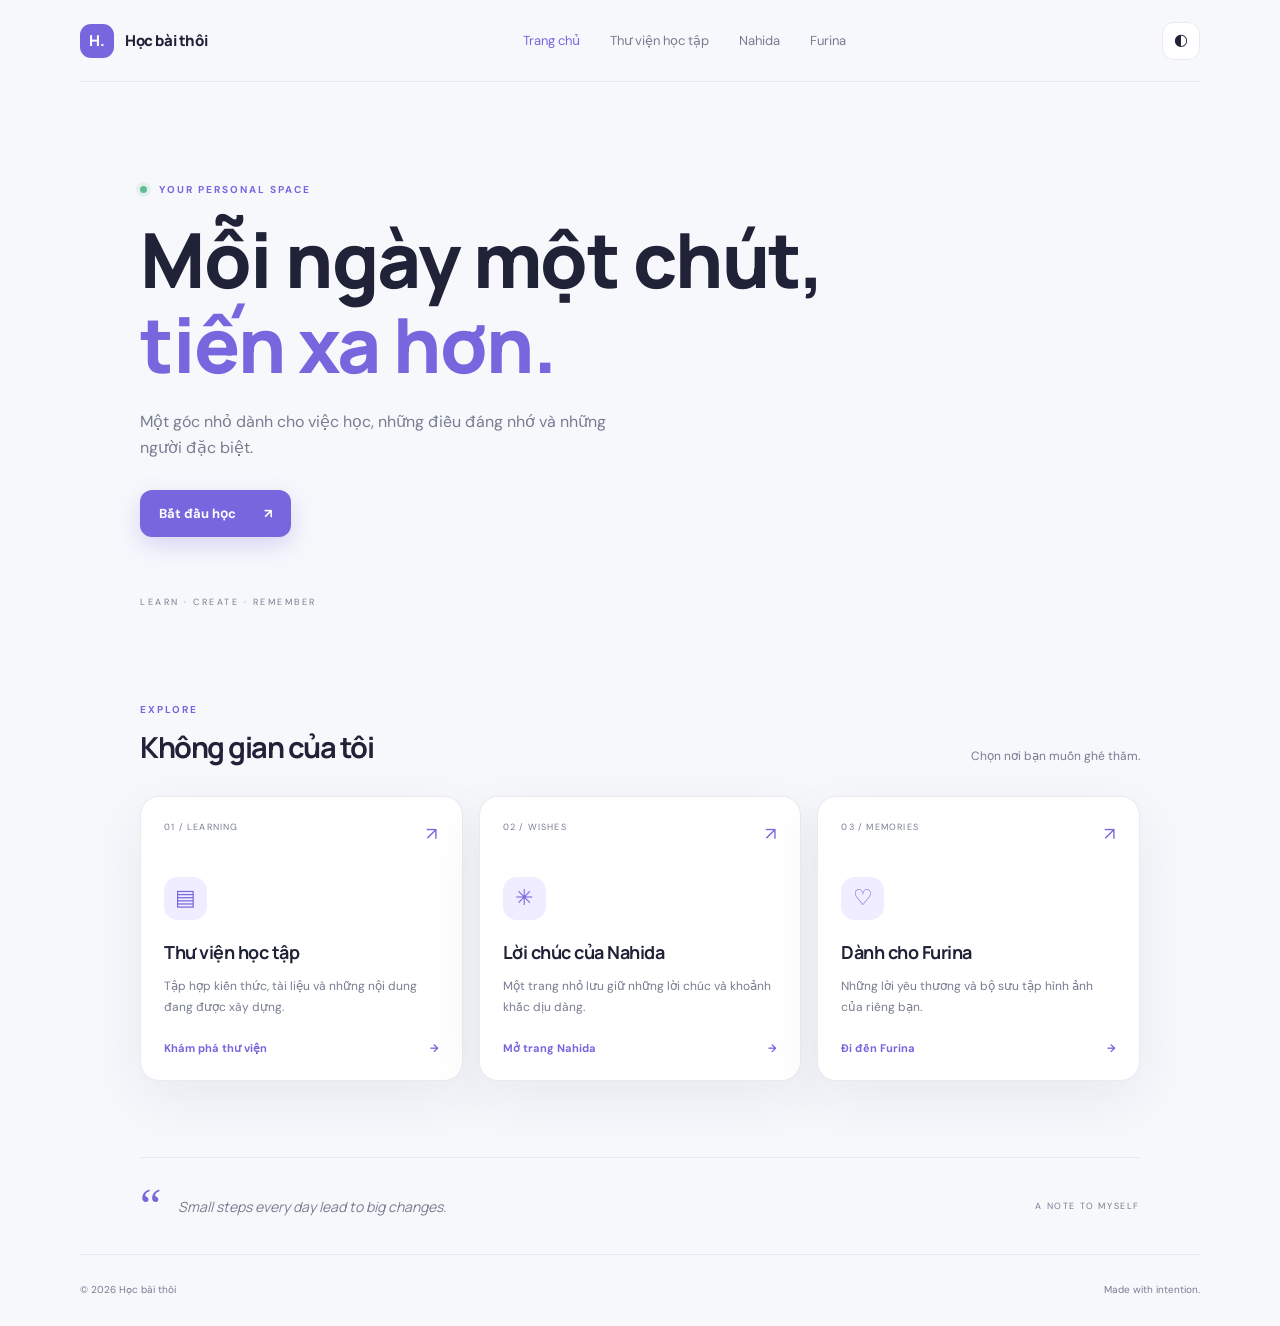
<file: index.html>
<!doctype html>
<html lang="vi">
<head>
  <meta charset="utf-8">
  <meta name="viewport" content="width=device-width, initial-scale=1">
  <meta name="theme-color" content="#f7f8fc">
  <title>Học bài thôi</title>
  <link rel="icon" href="/favicon.png?v=2" type="image/png">
  <link rel="stylesheet" href="/assets/css/style.css">
  <script src="/assets/js/main.js" defer></script>
</head>
<body>
  <header class="site-header">
    <a class="brand" href="/" aria-label="Học bài thôi - Trang chủ">
      <span class="brand-mark">H.</span><span>Học bài thôi</span>
    </a>
    <nav class="top-nav" aria-label="Điều hướng chính">
      <a class="active" href="/">Trang chủ</a>
      <a href="/study/">Thư viện học tập</a>
      <a href="/nawish.html">Nahida</a>
      <a href="/furina/">Furina</a>
    </nav>
    <div class="header-actions">
      <button class="theme-toggle" type="button" data-theme-toggle aria-label="Đổi màu giao diện" title="Đổi màu giao diện">◐</button>
      <button class="menu-toggle" type="button" data-menu-toggle aria-label="Mở menu">☰</button>
    </div>
  </header>

  <main class="home-main">
    <section class="hero">
      <div class="eyebrow"><span class="status-dot"></span> YOUR PERSONAL SPACE</div>
      <h1>Mỗi ngày một chút,<br><span class="accent-text">tiến xa hơn.</span></h1>
      <p class="hero-copy">Một góc nhỏ dành cho việc học, những điều đáng nhớ và những người đặc biệt.</p>
      <a class="primary-button" href="/study/">Bắt đầu học <span aria-hidden="true">↗</span></a>
      <div class="hero-note">LEARN · CREATE · REMEMBER</div>
    </section>

    <section class="section-wrap">
      <div class="section-heading">
        <div><p class="eyebrow">EXPLORE</p><h2>Không gian của tôi</h2></div>
        <p class="muted">Chọn nơi bạn muốn ghé thăm.</p>
      </div>
      <div class="feature-grid">
        <a class="feature-card study-card" href="/study/">
          <div class="card-topline"><span class="card-number">01 / LEARNING</span><span class="card-arrow">↗</span></div>
          <div class="feature-icon">▤</div>
          <h3>Thư viện học tập</h3>
          <p>Tập hợp kiến thức, tài liệu và những nội dung đang được xây dựng.</p>
          <span class="card-link">Khám phá thư viện <span>→</span></span>
        </a>
        <a class="feature-card nahida-card" href="/nawish.html">
          <div class="card-topline"><span class="card-number">02 / WISHES</span><span class="card-arrow">↗</span></div>
          <div class="feature-icon">✳</div>
          <h3>Lời chúc của Nahida</h3>
          <p>Một trang nhỏ lưu giữ những lời chúc và khoảnh khắc dịu dàng.</p>
          <span class="card-link">Mở trang Nahida <span>→</span></span>
        </a>
        <a class="feature-card furina-card" href="/furina/">
          <div class="card-topline"><span class="card-number">03 / MEMORIES</span><span class="card-arrow">↗</span></div>
          <div class="feature-icon">♡</div>
          <h3>Dành cho Furina</h3>
          <p>Những lời yêu thương và bộ sưu tập hình ảnh của riêng bạn.</p>
          <span class="card-link">Đi đến Furina <span>→</span></span>
        </a>
      </div>
    </section>
    <section class="quote-strip"><span>“</span><p>Small steps every day lead to big changes.</p><span class="quote-caption">A NOTE TO MYSELF</span></section>
  </main>
  <footer class="site-footer"><span>© <span data-year></span> Học bài thôi</span><span>Made with intention.</span></footer>
</body>
</html>
</file>
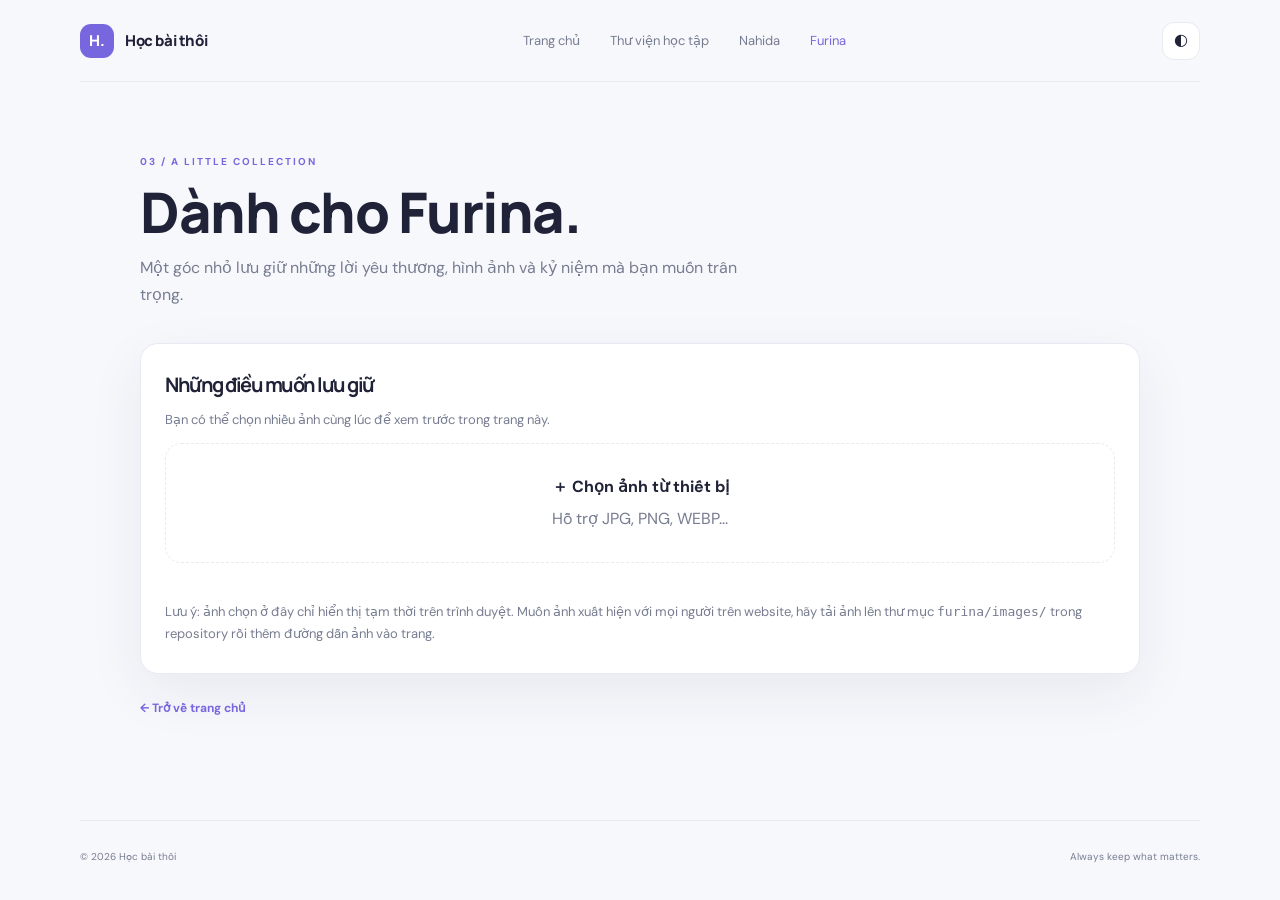
<file: furina/index.html>
<!doctype html>
<html lang="vi">
<head>
  <meta charset="utf-8"><meta name="viewport" content="width=device-width,initial-scale=1">
  <title>Dành cho Furina | Học bài thôi</title>
  <link rel="icon" href="/favicon.png?v=2" type="image/png">
  <link rel="stylesheet" href="/assets/css/style.css"><script src="/assets/js/main.js" defer></script>
</head>
<body>
<header class="site-header">
  <a class="brand" href="/"><span class="brand-mark">H.</span><span>Học bài thôi</span></a>
  <nav class="top-nav"><a href="/">Trang chủ</a><a href="/study/">Thư viện học tập</a><a href="/nawish.html">Nahida</a><a class="active" href="/furina/">Furina</a></nav>
  <div class="header-actions"><button class="theme-toggle" data-theme-toggle aria-label="Đổi màu giao diện">◐</button><button class="menu-toggle" data-menu-toggle aria-label="Mở menu">☰</button></div>
</header>
<main class="page-main">
  <p class="page-kicker">03 / A LITTLE COLLECTION</p>
  <h1 class="page-title">Dành cho Furina.</h1>
  <p class="page-intro">Một góc nhỏ lưu giữ những lời yêu thương, hình ảnh và kỷ niệm mà bạn muốn trân trọng.</p>
  <section class="panel">
    <h2>Những điều muốn lưu giữ</h2>
    <p>Bạn có thể chọn nhiều ảnh cùng lúc để xem trước trong trang này.</p>
    <label class="upload-zone"><strong>＋ Chọn ảnh từ thiết bị</strong><span>Hỗ trợ JPG, PNG, WEBP...</span><input data-photo-upload type="file" accept="image/*" multiple></label>
    <div class="photo-grid" data-photo-grid></div>
    <p class="muted" style="margin-top:18px">Lưu ý: ảnh chọn ở đây chỉ hiển thị tạm thời trên trình duyệt. Muốn ảnh xuất hiện với mọi người trên website, hãy tải ảnh lên thư mục <code>furina/images/</code> trong repository rồi thêm đường dẫn ảnh vào trang.</p>
  </section>
  <a class="back-link" href="/">← Trở về trang chủ</a>
</main>
<footer class="site-footer"><span>© <span data-year></span> Học bài thôi</span><span>Always keep what matters.</span></footer>
</body></html>
</file>
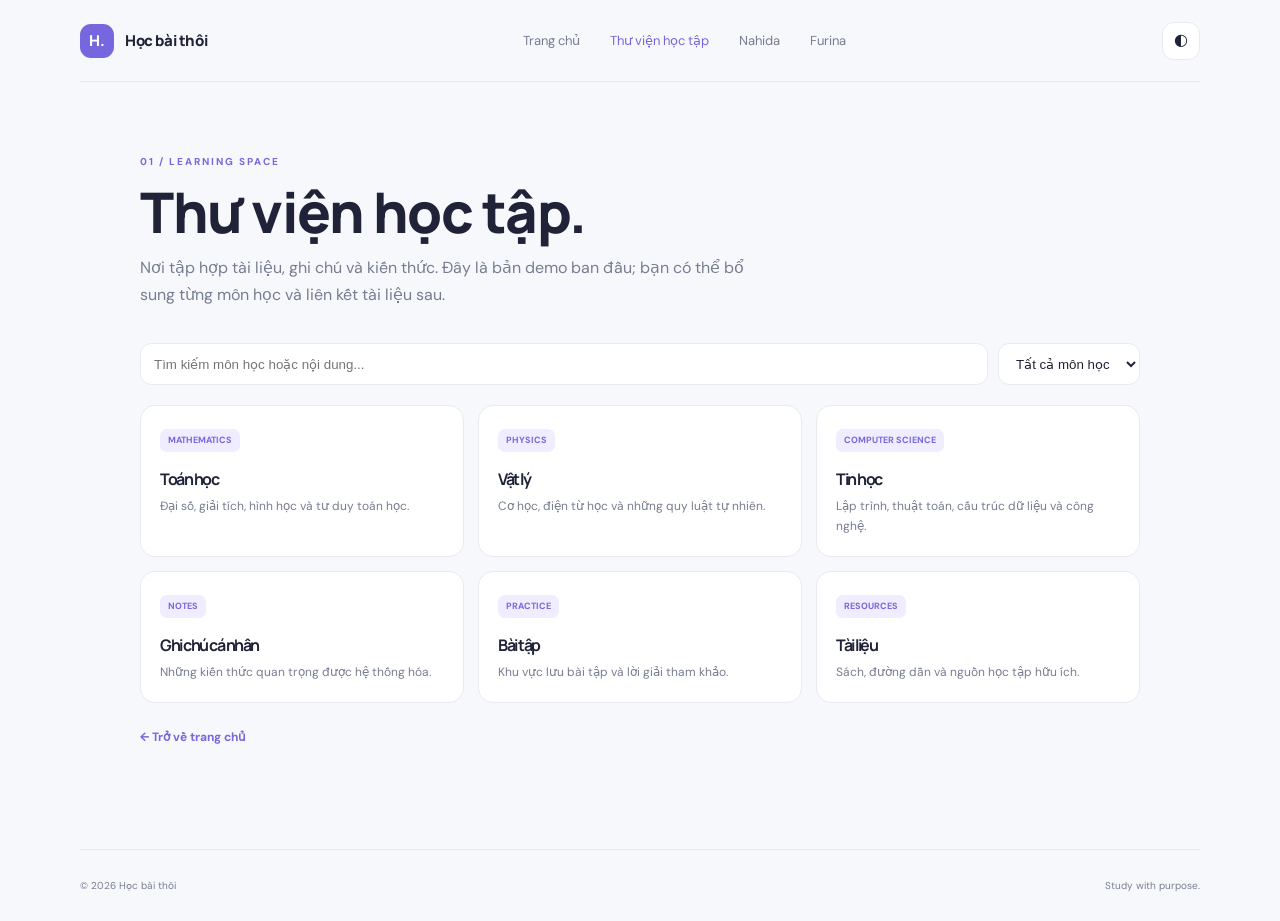
<file: study/index.html>
<!doctype html>
<html lang="vi">
<head>
  <meta charset="utf-8"><meta name="viewport" content="width=device-width,initial-scale=1">
  <title>Thư viện học tập | Học bài thôi</title>
  <link rel="icon" href="/favicon.png?v=2" type="image/png">
  <link rel="stylesheet" href="/assets/css/style.css"><script src="/assets/js/main.js" defer></script>
</head>
<body>
<header class="site-header">
  <a class="brand" href="/"><span class="brand-mark">H.</span><span>Học bài thôi</span></a>
  <nav class="top-nav"><a href="/">Trang chủ</a><a class="active" href="/study/">Thư viện học tập</a><a href="/nawish.html">Nahida</a><a href="/furina/">Furina</a></nav>
  <div class="header-actions"><button class="theme-toggle" data-theme-toggle aria-label="Đổi màu giao diện">◐</button><button class="menu-toggle" data-menu-toggle aria-label="Mở menu">☰</button></div>
</header>
<main class="page-main">
  <p class="page-kicker">01 / LEARNING SPACE</p>
  <h1 class="page-title">Thư viện học tập.</h1>
  <p class="page-intro">Nơi tập hợp tài liệu, ghi chú và kiến thức. Đây là bản demo ban đầu; bạn có thể bổ sung từng môn học và liên kết tài liệu sau.</p>
  <div class="toolbar"><input class="search-input" data-resource-search type="search" placeholder="Tìm kiếm môn học hoặc nội dung..."><select class="select-input" aria-label="Lọc môn học"><option>Tất cả môn học</option><option>Toán học</option><option>Vật lý</option><option>Tin học</option></select></div>
  <div class="resource-grid">
    <article class="resource-card" data-resource><span class="resource-tag">MATHEMATICS</span><h3>Toán học</h3><p>Đại số, giải tích, hình học và tư duy toán học.</p></article>
    <article class="resource-card" data-resource><span class="resource-tag">PHYSICS</span><h3>Vật lý</h3><p>Cơ học, điện từ học và những quy luật tự nhiên.</p></article>
    <article class="resource-card" data-resource><span class="resource-tag">COMPUTER SCIENCE</span><h3>Tin học</h3><p>Lập trình, thuật toán, cấu trúc dữ liệu và công nghệ.</p></article>
    <article class="resource-card" data-resource><span class="resource-tag">NOTES</span><h3>Ghi chú cá nhân</h3><p>Những kiến thức quan trọng được hệ thống hóa.</p></article>
    <article class="resource-card" data-resource><span class="resource-tag">PRACTICE</span><h3>Bài tập</h3><p>Khu vực lưu bài tập và lời giải tham khảo.</p></article>
    <article class="resource-card" data-resource><span class="resource-tag">RESOURCES</span><h3>Tài liệu</h3><p>Sách, đường dẫn và nguồn học tập hữu ích.</p></article>
  </div>
  <a class="back-link" href="/">← Trở về trang chủ</a>
</main>
<footer class="site-footer"><span>© <span data-year></span> Học bài thôi</span><span>Study with purpose.</span></footer>
</body></html>
</file>
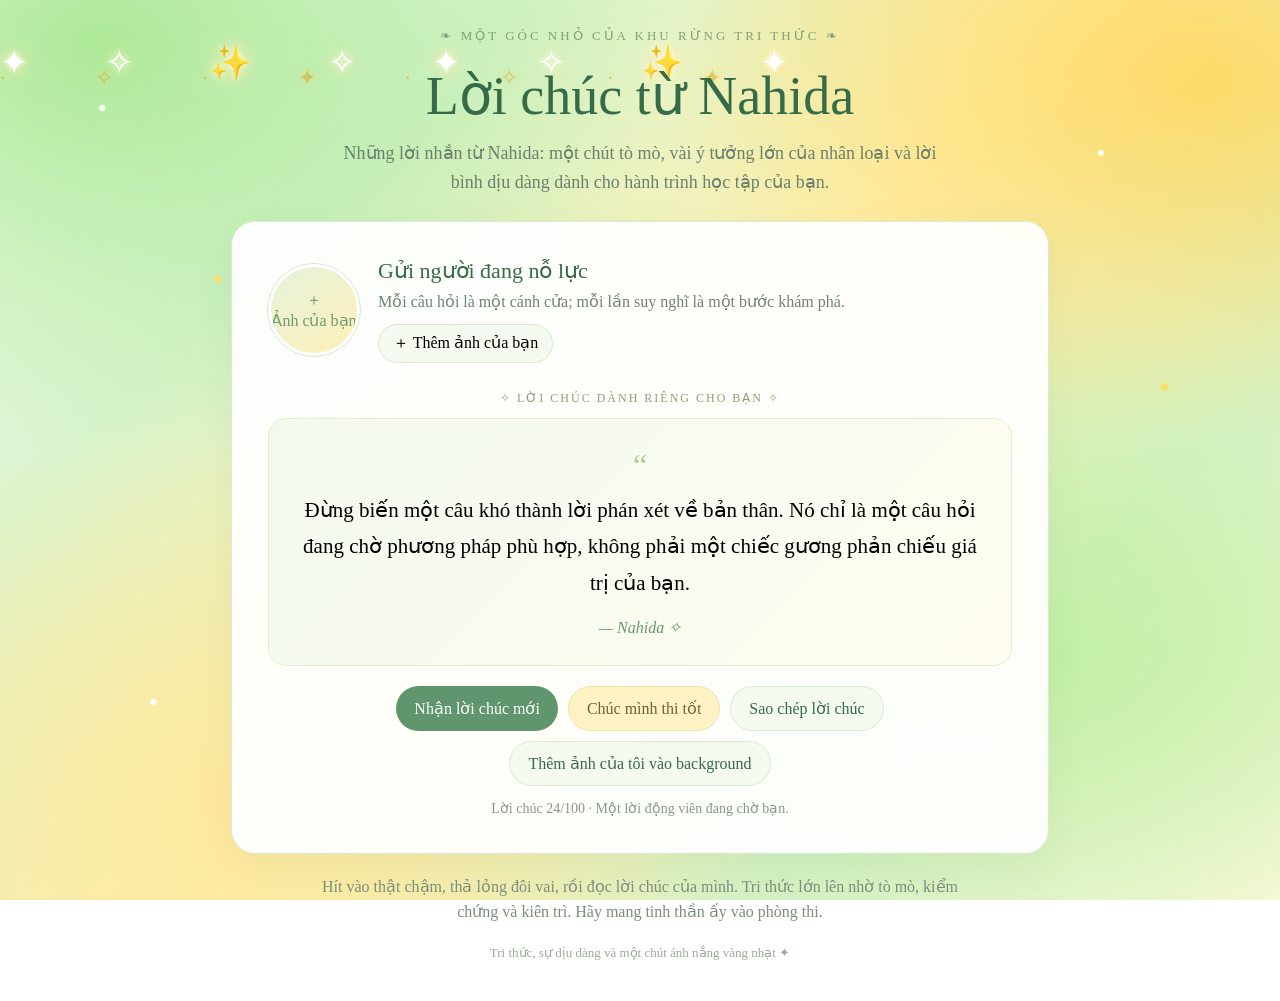
<file: nawish.html>
<!doctype html>
<html lang="vi"><head><meta charset="utf-8"><meta name="viewport" content="width=device-width,initial-scale=1">
<title>Lời chúc từ Nahida</title>
<style>
*{box-sizing:border-box}body{
margin:0;min-height:100vh;font-family:"Times New Roman",Times,serif;color:var(--text);
background:
radial-gradient(circle at 8% 12%,rgba(255,255,255,1) 0 2px,transparent 4px),
radial-gradient(circle at 17% 31%,rgba(255,226,112,.95) 0 2px,transparent 5px),
radial-gradient(circle at 86% 17%,rgba(255,255,255,1) 0 2px,transparent 4px),
radial-gradient(circle at 91% 43%,rgba(255,220,96,.98) 0 2px,transparent 5px),
radial-gradient(circle at 12% 78%,rgba(255,255,255,.98) 0 2px,transparent 4px),
radial-gradient(circle at 74% 84%,rgba(255,230,130,.95) 0 2px,transparent 5px),
radial-gradient(ellipse at 8% 5%,rgba(171,232,150,.98),transparent 34%),
radial-gradient(ellipse at 94% 9%,rgba(255,213,88,.82),transparent 31%),
radial-gradient(ellipse at 82% 73%,rgba(192,239,160,.9),transparent 37%),
radial-gradient(ellipse at 18% 88%,rgba(255,231,151,.78),transparent 34%),
linear-gradient(135deg,#fafff5 0%,#d9f4cf 24%,#fff0b0 51%,#d7f2c9 76%,#fff9df 100%);
background-attachment:fixed;position:relative;overflow-x:hidden
}
body:before,body:after{
content:"✧  ·   ✦      ˚       ✧    ·       ✦       ˚   ✧      ·     ✦";
position:fixed;inset:0;pointer-events:none;z-index:0;overflow:hidden;
color:rgba(199,166,57,.55);font-size:21px;letter-spacing:20px;line-height:110px;
white-space:normal;word-break:break-all;text-shadow:0 0 8px rgba(255,226,119,.8);
animation:twinkle 5s ease-in-out infinite alternate
}
body:after{
content:"·       ✦      ˚     ✧       ·      ✦    ˚       ✧     ·";
color:rgba(255,255,255,.9);font-size:26px;letter-spacing:27px;line-height:145px;
animation:twinkle 3.7s ease-in-out infinite alternate-reverse;opacity:.72
}
body:before{
content:"✦       ✧        ✨        ✧       ✦       ✧       ✨       ✦";
position:fixed;inset:0;pointer-events:none;z-index:0;
color:rgba(255,255,255,.96);font-size:clamp(20px,3vw,34px);
letter-spacing:clamp(10px,3vw,34px);line-height:clamp(70px,10vw,125px);
text-shadow:0 0 7px #fff,0 0 17px rgba(255,221,100,.95),0 0 30px rgba(255,255,255,.9);
animation:twinkle 3s ease-in-out infinite alternate
}
body:after{
content:"·      ✧       ·       ✦      ·      ✧       ·       ✦";
position:fixed;inset:0;pointer-events:none;z-index:0;
color:rgba(210,174,53,.8);font-size:22px;letter-spacing:clamp(12px,4vw,42px);
line-height:clamp(95px,13vw,155px);text-shadow:0 0 10px rgba(255,222,105,.95);
animation:twinkle 4.2s ease-in-out infinite alternate-reverse
}
.page{position:relative;z-index:1}
@keyframes twinkle{0%{opacity:.25;filter:brightness(.9)}50%{opacity:.85;filter:brightness(1.4)}100%{opacity:.45;filter:brightness(1.1)}}
.page{position:relative;z-index:1}.page{max-width:850px;margin:auto;padding:28px 16px 40px}.eyebrow{text-align:center;color:#7fa27a;letter-spacing:3px;font-size:13px}header{text-align:center;padding:8px 0 24px}h1{font-size:clamp(34px,6vw,54px);font-weight:normal;color:#356b48;margin:12px 0}.sub{font-size:18px;line-height:1.6;color:#6b806d;max-width:600px;margin:auto}.card{background:#ffffffed;border:1px solid #d9ead3;border-radius:24px;padding:clamp(20px,4vw,36px);box-shadow:0 14px 40px #315f3910}.profile{display:flex;align-items:center;gap:18px;margin-bottom:28px}.photo{width:92px;height:92px;flex:none;border-radius:50%;overflow:hidden;background:linear-gradient(140deg,#e5f3dc,#fff0b9);border:3px solid white;outline:1px solid #d7e8cf;display:grid;place-items:center;color:#6e9b70;text-align:center}.photo img{width:100%;height:100%;object-fit:cover;display:none}.profile h2{font-size:22px;font-weight:normal;margin:0 0 6px;color:#356b48}.profile p{margin:0;line-height:1.5;color:#718275}.upload{display:inline-block;margin-top:10px;padding:8px 14px;border-radius:30px;background:#f5faf1;border:1px solid #d7e8cf;cursor:pointer}input[type=file]{display:none}.label{text-align:center;color:#88a07a;letter-spacing:2px;font-size:12px;margin-bottom:12px}.blessing{background:linear-gradient(135deg,#f2f9ed,#fffdf2);border:1px solid #e4edcf;border-radius:18px;padding:28px;text-align:center}.quote{font-size:32px;color:#b4cb8d}.wish{font-size:21px;line-height:1.75;margin:8px auto 16px;max-width:680px;white-space:pre-line}.sign{font-style:italic;color:#6b9a70}.actions{display:flex;gap:10px;flex-wrap:wrap;justify-content:center;margin-top:20px}button{font:inherit;border:0;border-radius:30px;padding:12px 18px;cursor:pointer}button:hover{filter:brightness(.97);transform:translateY(-1px)}.primary{background:#5f966d;color:white}.gold{background:#fff2c5;color:#6f6336;border:1px solid #eee1a9}.plain{background:#f5faf1;color:#356b48;border:1px solid #d9ead3}.counter{text-align:center;color:#879889;font-size:14px;margin-top:14px}.note{text-align:center;color:#7b8d7d;line-height:1.6;margin:20px auto;max-width:650px}.foot{text-align:center;color:#9aab97;font-size:13px}@media(max-width:500px){.profile{align-items:flex-start;gap:12px}.photo{width:76px;height:76px}.actions button{width:100%}.wish{font-size:19px}.card{border-radius:20px}}
</style></head><body><div class="page">
<div class="eyebrow">❧ MỘT GÓC NHỎ CỦA KHU RỪNG TRI THỨC ❧</div>
<header><h1>Lời chúc từ Nahida</h1><p class="sub">Những lời nhắn từ Nahida: một chút tò mò, vài ý tưởng lớn của nhân loại và lời bình dịu dàng dành cho hành trình học tập của bạn.</p></header>
<main class="card"><section class="profile"><div class="photo"><img id="img" alt="Ảnh của bạn"><span id="placeholder">＋<br>Ảnh của bạn</span></div><div><h2>Gửi người đang nỗ lực</h2><p>Mỗi câu hỏi là một cánh cửa; mỗi lần suy nghĩ là một bước khám phá.</p><label class="upload" for="file">＋ Thêm ảnh của bạn</label><input id="file" type="file" accept="image/*"></div></section>
<div class="label">✧ LỜI CHÚC DÀNH RIÊNG CHO BẠN ✧</div><section class="blessing" aria-live="polite"><div class="quote">“</div><p class="wish" id="wish"></p><div class="sign">— Nahida ✧</div></section>
<div class="actions"><button class="primary" id="new">Nhận lời chúc mới</button><button class="gold" id="exam">Chúc mình thi tốt</button><button class="plain" id="copy">Sao chép lời chúc</button><button class="plain" id="backgroundButton">Thêm ảnh của tôi vào background</button><input id="backgroundInput" type="file" accept="image/*" style="display:none"></div><div class="counter" id="count"></div></main>
<p class="note">Hít vào thật chậm, thả lỏng đôi vai, rồi đọc lời chúc của mình. Tri thức lớn lên nhờ tò mò, kiểm chứng và kiên trì. Hãy mang tinh thần ấy vào phòng thi.</p><div class="foot">Tri thức, sự dịu dàng và một chút ánh nắng vàng nhạt ✦</div></div>
<script>
const wisdom = [
  ['“Tri thức là sức mạnh.” — Francis Bacon','Nhưng sức mạnh ấy không nằm ở việc thuộc thật nhiều điều, mà ở khả năng dùng điều đã biết để hiểu thế giới và lựa chọn sáng suốt hơn.'],
  ['“Tôi biết rằng mình không biết gì.” — câu nói thường gắn với Socrates','Nghe có vẻ nghịch lý nhỉ? Khi nhận ra giới hạn hiểu biết của mình, ta mới mở cửa cho những điều mới mẻ bước vào.'],
  ['“Giáo dục là vũ khí mạnh nhất để thay đổi thế giới.” — câu nói thường được gắn với Nelson Mandela','Kiến thức không tự thay đổi thế giới thay chúng ta; nó trao cho con người năng lực nhìn thấy điều cần đổi thay và bắt đầu hành động.'],
  ['“Điều quan trọng là không ngừng đặt câu hỏi.” — ý tưởng thường được gắn với Albert Einstein','Một câu hỏi chân thành đôi khi quý hơn một đáp án học thuộc. Đừng ngại hỏi “vì sao”, kể cả khi mọi người đã thôi tò mò.'],
  ['“Học mà không suy nghĩ thì vô ích; nghĩ mà không học thì nguy hiểm.” — Khổng Tử, bản dịch ý','Ghi nhớ giúp ta có nguyên liệu, còn suy nghĩ giúp ta kết nối chúng. Hai điều ấy nên cùng đi với nhau như hai chiếc lá trên một cành.'],
  ['“Không có gì trong trí tuệ mà trước đó không có trong cảm giác.” — mệnh đề triết học thường gắn với Aristotle','Quan sát thật kỹ nhé. Một chi tiết nhỏ trong thế giới thực có thể trở thành hạt giống cho cả một ý tưởng lớn.'],
  ['“Thiên nhiên không làm gì vô ích.” — ý tưởng gắn với Aristotle','Khi học một hiện tượng, hãy thử tìm xem nó giải quyết vấn đề gì hoặc liên hệ với điều gì. Thế giới thường có nhiều mối nối hơn ta tưởng.'],
  ['“Từ những điều nhỏ bé, những điều lớn lao được tạo nên.” — ý tưởng phổ biến trong khoa học','Một công thức, một định nghĩa, một lần sửa lỗi — mỗi thứ nhỏ đều có thể trở thành viên gạch của sự hiểu biết vững vàng.'],
  ['“Sự nghi ngờ là khởi đầu của trí tuệ.” — câu nói thường được gắn với René Descartes','Nghi ngờ không có nghĩa là phủ nhận tất cả. Đó là lời mời kiểm tra bằng chứng trước khi quyết định điều gì đáng tin.'],
  ['“Khoa học là cách suy nghĩ nhiều hơn là một tập hợp kiến thức.” — ý tưởng của Carl Sagan','Đừng chỉ hỏi đáp án là gì; hãy hỏi vì sao ta tin đáp án ấy, và bằng chứng nào có thể khiến ta đổi ý.'],
  ['“Nếu tôi nhìn xa hơn, đó là vì đứng trên vai những người khổng lồ.” — Isaac Newton','Chúng ta không cần tự khám phá lại mọi thứ từ đầu. Học hỏi từ người đi trước là cách khiêm nhường để đi xa hơn.'],
  ['“Một hành trình dài bắt đầu từ một bước nhỏ.” — câu tục ngữ thường gắn với Lão Tử','Đề thi dài đến đâu cũng được giải quyết bằng từng câu, từng phép biến đổi, từng dòng lập luận. Bước đầu tiên mới là điều cần làm ngay lúc này.'],
  ['“Trí tưởng tượng quan trọng hơn kiến thức.” — Albert Einstein','Kiến thức cho ta biết điều gì đã được hiểu; trí tưởng tượng giúp ta đặt câu hỏi về những điều chưa ai giải thích trọn vẹn. Nhưng hãy để bằng chứng kiểm tra ý tưởng nhé.'],
  ['“Đọc sách làm nên một con người đầy đủ.” — ý tưởng thường gắn với Francis Bacon','Đọc không chỉ để tích lũy thông tin. Ta còn mượn được góc nhìn của những người sống ở thời đại và thế giới rất khác mình.'],
  ['“Không thể bước xuống cùng một dòng sông hai lần.” — câu nói gắn với Heraclitus','Ngay cả khi ôn lại bài cũ, bạn cũng đã khác hôm qua một chút. Hãy xem mỗi lần học lại là một cơ hội hiểu sâu hơn, không phải dấu hiệu của thất bại.'],
  ['“Biết mình là khởi đầu của mọi trí tuệ.” — câu nói thường gắn với Aristotle','Hãy nhận ra phần mình đã vững và phần cần luyện thêm. Đó không phải yếu điểm đáng xấu hổ, mà là bản đồ giúp bạn học đúng chỗ.'],
  ['“Điều ta biết là một giọt nước; điều ta chưa biết là cả đại dương.” — câu nói thường gắn với Isaac Newton','Đại dương rộng không phải lý do để nản lòng. Nó là lời nhắc rằng luôn còn điều thú vị chờ ta khám phá.'],
  ['“Hãy dám biết!” — khẩu hiệu Khai sáng của Immanuel Kant, dịch ý','Hãy tự mình suy nghĩ, kiểm tra lập luận và chịu trách nhiệm với kết luận. Đừng trao toàn bộ quyền phán đoán cho người khác — kể cả cho một cuốn sách.'],
  ['“Sự thật được tìm thấy trong sự đơn giản, không phải trong sự phức tạp và rối rắm.” — ý tưởng thường gắn với Isaac Newton','Khi một bài toán khiến bạn rối trí, thử quay về định nghĩa và điều kiện cơ bản nhất. Đôi khi con đường sáng rõ bắt đầu bằng việc bỏ đi phần thừa.'],
  ['“Sai lầm là cánh cổng của khám phá.” — ý tưởng thường được diễn đạt trong tinh thần khoa học','Một lỗi được phát hiện và hiểu rõ sẽ dạy ta nhiều hơn một đáp án đúng do may mắn. Đừng chỉ gạch bỏ lỗi; hãy tìm xem nó đã xuất hiện từ bước nào.']
];
const nahidaWishes = [
  'Bạn thân mến, tri thức không phải chiếc rương cần khóa kín để chứng minh mình sở hữu nó. Hãy để điều bạn học được trở thành chiếc chìa khóa mở thêm những cánh cửa.',
  'Nếu kiến thức là một khu rừng, hôm nay bạn không cần khám phá hết mọi lối đi. Chỉ cần hiểu rõ một con đường, rồi ngày mai ta sẽ đi xa hơn.',
  'Mình nghĩ trí thông minh không chỉ nằm ở việc trả lời nhanh. Đôi khi, nó nằm ở việc biết dừng lại, đọc kỹ câu hỏi và nhận ra điều mình chưa hiểu.',
  'Đừng biến một câu khó thành lời phán xét về bản thân. Nó chỉ là một câu hỏi đang chờ phương pháp phù hợp, không phải một chiếc gương phản chiếu giá trị của bạn.',
  'Khi học một điều mới, hãy thử giải thích nó bằng lời của chính mình. Nếu có thể nói điều phức tạp thật rõ ràng, có lẽ bạn đã tiến gần hơn đến việc hiểu nó.',
  'Mình rất thích những câu hỏi “tại sao”. Chúng giống những hạt giống nhỏ: được chăm sóc bằng quan sát và kiên nhẫn, chúng có thể lớn thành hiểu biết.',
  'Trí nhớ có thể đôi lúc giấu mất một điều bạn từng học. Bình tĩnh nhé — hãy lần theo định nghĩa, dữ kiện và các mối liên hệ. Ta có thể tìm lại con đường.',
  'Đừng học chỉ để lấp đầy đầu mình bằng câu trả lời. Hãy học để biết câu hỏi nào đáng đặt ra, và làm thế nào phân biệt một lời giải thích tốt với một lời giải thích nghe có vẻ hay.',
  'Một người hiểu sâu không nhất thiết nói nhiều thuật ngữ. Họ có thể chỉ ra bản chất, đưa ra lý do và giải thích vì sao kết luận ấy đứng vững.',
  'Hôm nay, hãy cho sự tò mò của mình một chút không gian. Không phải mọi điều hữu ích đều xuất hiện ngay trong sách giáo khoa; đôi khi chúng bắt đầu từ một quan sát bên lề.',
  'Nếu bạn quên một công thức, đừng vội hoảng sợ. Hãy xem thử mình có thể suy ra nó từ những điều đã biết hay không. Hiểu nguồn gốc thường bền hơn học thuộc.',
  'Một đáp án đúng rất đáng vui, nhưng quá trình tìm ra nó cũng đáng được trân trọng. Hãy để ý cách bạn suy luận, không chỉ con số cuối cùng.',
  'Tri thức đẹp nhất khi nó khiến ta khiêm nhường. Càng hiểu nhiều, ta càng nhận ra thế giới còn rộng lớn và còn bao điều cần lắng nghe.',
  'Khi hai ý tưởng có vẻ mâu thuẫn, đừng vội chọn bên mình thích. Hãy kiểm tra giả định, bằng chứng và điều kiện áp dụng của từng ý tưởng trước đã.',
  'Mình mong bạn giữ được sự dịu dàng với bản thân trong lúc học. Não bộ cũng cần thời gian để kết nối những điều mới — không phải mọi hạt giống đều nảy mầm ngay trong một đêm.',
  'Trong phòng thi, hãy để sự chú ý quay về từng dòng đề bài. Tương lai của cả bài làm không cần được giải quyết trong một giây; chỉ cần bước kế tiếp thật rõ ràng.',
  'Nếu gặp câu hỏi lạ, hãy tìm những điều quen thuộc ẩn bên trong nó. Nhiều vấn đề mới chỉ là những mảnh kiến thức cũ được sắp xếp theo một cách khác.',
  'Đừng xem việc hỏi người khác là yếu đuối. Biết tìm đến nguồn giải thích tốt cũng là một kỹ năng trí tuệ — miễn là sau đó bạn tự kiểm tra và hiểu điều mình nhận được.',
  'Một bài làm tốt không nhất thiết phải hoàn hảo từ dòng đầu tiên. Hãy viết điều mình biết, kiểm tra từng bước và sửa khi tìm thấy lý do tốt hơn.',
  'May mắn đôi khi trông giống như một kiến thức đã ôn đúng lúc. Mình chúc những điều bạn kiên trì gieo hôm nay xuất hiện đúng khi bạn cần chúng nhất.',
  'Bạn không cần biết tất cả để bắt đầu. Hãy bắt đầu bằng điều mình biết, nhận ra phần còn thiếu, rồi tìm cách lấp đầy khoảng trống ấy.',
  'Khi một lời giải có vẻ đúng, hãy thử hỏi: “Có cách nào kiểm tra nó không?” Thói quen ấy sẽ bảo vệ bạn khỏi nhiều kết luận hấp dẫn nhưng sai.',
  'Đừng chỉ đếm số giờ đã học. Hãy nhìn xem hôm nay bạn hiểu thêm điều gì, sửa được lỗi nào và có thể tự giải thích được điều gì mà hôm qua còn mơ hồ.',
  'Mình mong bạn bước vào kỳ thi với tâm trí tỉnh táo: không cần chứng minh mình là người biết mọi thứ, chỉ cần trình bày trung thực và rõ ràng những gì mình hiểu.',
  'Kiến thức giống những chiếc lá nối nhau trên một cành. Khi thấy một khái niệm mới, hãy tìm xem nó liên hệ với khái niệm nào bạn đã biết — bức tranh sẽ dần hiện ra.',
  'Nếu phải chọn giữa học thuộc một lời giải và hiểu vì sao từng bước hợp lý, mình sẽ nghiêng về sự hiểu biết. Nó giúp bạn ứng biến khi đề bài thay đổi hình dạng.',
  'Một câu trả lời chưa chắc chắn không làm bạn kém đi. Hãy xem nó như lời nhắc cần kiểm tra thêm, thay vì biến sự chưa biết thành nỗi sợ.',
  'Hãy đọc đề như đang lắng nghe một người bạn kể chuyện: chú ý từng chi tiết, xác định điều họ thật sự hỏi và đừng tự thêm giả định chưa được cho phép.',
  'Khi mệt, hãy nghỉ một chút nếu có thể. Một khu vườn không thể xanh hơn chỉ vì ta kéo những chiếc lá lớn lên; sự phát triển cần cả thời gian lẫn chăm sóc.',
  'Mình chúc bạn có đủ kiên nhẫn để suy nghĩ, đủ can đảm để thử một hướng mới và đủ tỉnh táo để quay lại khi hướng ấy không hiệu quả.',
  'Hãy nhớ rằng học giỏi không phải không bao giờ sai. Đó là khả năng nhận ra sai ở đâu, hiểu nguyên nhân và điều chỉnh cách làm cho lần tiếp theo.',
  'Một kỳ thi có giới hạn thời gian, nhưng tri thức của bạn không dừng lại ở cánh cửa phòng thi. Hãy làm bài nghiêm túc, rồi tiếp tục tò mò về thế giới rộng lớn ngoài kia.',
  'Nếu câu đầu tiên khiến bạn khựng lại, hãy chuyển sang câu khác. Đôi khi tâm trí cần một vòng đường nhỏ để quay lại nhìn thấy lối đi rõ hơn.',
  'Đừng để sự tự tin biến thành chủ quan, cũng đừng để sự thận trọng biến thành nghi ngờ mọi điều mình biết. Hãy cân bằng bằng chứng với lòng tin có cơ sở.',
  'Mình hy vọng bạn không chỉ nhận được điểm số tốt, mà còn mang ra khỏi kỳ thi một điều đáng quý: niềm tin rằng mình có thể học hỏi và tiến bộ bằng nỗ lực có phương pháp.',
  'Mỗi lần bạn tự giải được một vấn đề, bạn đang xây thêm một con đường trong tâm trí. Càng luyện tập có suy nghĩ, con đường ấy càng dễ tìm thấy khi cần.',
  'Khi chưa hiểu, hãy chia vấn đề thành những phần nhỏ hơn. Một điều khó nhìn từ xa có thể trở nên thân thiện khi ta tiến lại gần từng bước.',
  'Mình chúc bạn gặp một đề thi cho phép kiến thức của mình tỏa sáng. Và nếu đề khó hơn dự đoán, mong bạn vẫn giữ được bình tĩnh để tìm từng điểm tựa.',
  'Hãy để tò mò dẫn đường, nhưng để bằng chứng cầm chiếc đèn. Như vậy, ta vừa có thể mơ về những điều mới mẻ, vừa không lạc khỏi thực tại.',
  'Không phải mọi câu hỏi đều có đáp án ngay lập tức. Có những câu hỏi tốt sẽ đồng hành với ta rất lâu, giúp ta quan sát sâu hơn và suy nghĩ cẩn trọng hơn.',
  'Bạn đã dành thời gian chuẩn bị; giờ hãy cho bản thân cơ hội sử dụng những gì đã học. Đọc kỹ, chọn hướng giải và đừng quên kiểm tra kết quả.',
  'Tri thức không phải cuộc đua xem ai biết nhiều nhất. Nó là hành trình mỗi người mở rộng giới hạn hiểu biết của mình, đồng thời học cách chia sẻ điều hữu ích với người khác.',
  'Mình mong bạn có thể nhìn một lỗi sai bằng đôi mắt của nhà nghiên cứu: không phải “mình thật tệ”, mà là “dữ kiện này đang cho mình biết điều gì?”.',
  'Đừng sợ những ý tưởng lớn. Hãy bắt đầu bằng một câu hỏi nhỏ, một định nghĩa rõ ràng và một bước suy luận có thể kiểm tra.',
  'Khi làm bài, hãy dành thời gian cho những điều chắc chắn trước. Điểm số thường được xây từ nhiều bước đúng, không nhất thiết từ một khoảnh khắc xuất thần.',
  'Mong tâm trí bạn sáng như nắng lọt qua tán cây, đủ yên để nhìn rõ đề bài và đủ linh hoạt để thử cách tiếp cận khác khi cần.',
  'Một người ham học không phải người lúc nào cũng ngồi trước sách. Đó còn là người biết quan sát, đặt câu hỏi, nghỉ ngơi đúng lúc và quay lại với sự tập trung tốt hơn.',
  'Hãy phân biệt giữa “mình chưa biết” và “mình không thể biết”. Điều đầu tiên mô tả hiện tại; điều thứ hai kết luận về cả tương lai khi bằng chứng chưa đủ.',
  'Mình chúc bạn gặp được những phút giây mà các kiến thức rời rạc bỗng kết nối với nhau. Cảm giác “à, hóa ra là vậy” là một trong những niềm vui đẹp nhất của việc học.',
  'Trong bài thi, đừng bỏ qua đơn vị, điều kiện hay từ khóa nhỏ. Đôi khi một chi tiết bé xíu chính là chiếc lá chỉ hướng đến lời giải.',
  'Hãy học để hiểu thế giới, không chỉ để vượt qua một bài kiểm tra. Nhưng trước mắt, mình vẫn chúc bạn làm bài thật tốt và nhận được kết quả khiến mình vui lòng.',
  'Bạn có thể chưa thấy toàn bộ bức tranh, nhưng điều đó không có nghĩa là những gì bạn hiểu được hôm nay vô nghĩa. Mỗi mảnh ghép đều có chỗ của nó.',
  'Nếu có thời gian rà soát, hãy kiểm tra những chỗ dễ sai nhất: dấu, đơn vị, điều kiện, phép tính và việc trả lời đúng trọng tâm câu hỏi.',
  'Mình chúc bạn có lòng can đảm của người học thật sự: dám thừa nhận điều chưa biết, dám sửa ý kiến khi có bằng chứng mới và dám tiếp tục sau một lần thất bại.',
  'Đừng để một câu khó chiếm hết khu vườn thời gian của bạn. Đánh dấu nó, chăm sóc những câu khác trước, rồi quay lại với góc nhìn mới.',
  'Khi bạn giải thích kiến thức cho chính mình bằng ngôn ngữ giản dị, bạn đang biến điều mượn từ sách thành một phần hiểu biết của riêng mình.',
  'Mình hy vọng sự tò mò của bạn không bị điểm số làm cho im lặng. Điểm số cho ta một thông tin hữu ích; nó không thể đo hết mọi điều bạn có thể khám phá.',
  'Hãy làm việc với dữ kiện đang có thay vì lo lắng về tất cả khả năng có thể xảy ra. Một câu hỏi tại một thời điểm — đó là cách ta giữ đầu óc sáng rõ.',
  'Chúc bạn nhớ được điều cần nhớ, nhận ra manh mối quan trọng và đủ bình tĩnh để không bỏ qua một bước suy luận đơn giản.',
  'Mình thích nghĩ về việc học như chăm một mầm cây. Không phải ngày nào cũng nhìn thấy thay đổi, nhưng những ngày âm thầm vẫn góp phần tạo nên sức sống.',
  'Nếu câu trả lời đầu tiên chưa ổn, hãy kiểm tra lại thay vì tự trách. Sự tiến bộ thường bắt đầu đúng vào khoảnh khắc ta chịu nhìn kỹ hơn.',
  'Mong bạn giữ được sự khiêm nhường trước điều chưa biết và niềm vui trước điều vừa hiểu ra. Hai điều ấy sẽ giúp hành trình học tập của bạn còn dài và đẹp.',
  'Một bài thi không yêu cầu bạn biết toàn bộ vũ trụ. Nó chỉ yêu cầu bạn xử lý những câu hỏi trước mặt bằng kiến thức và thời gian được trao.',
  'Hãy tin vào sự chuẩn bị của mình, nhưng vẫn đọc kỹ từng câu. Sự tự tin tốt nhất không phải bỏ qua kiểm tra, mà là đủ bình tĩnh để kiểm tra.',
  'Khi gặp một khái niệm trừu tượng, hãy tìm ví dụ cụ thể. Đôi khi một hình ảnh gần gũi sẽ giúp ý tưởng khó trở nên sáng rõ hơn.',
  'Mình chúc bạn không chỉ làm đúng, mà còn hiểu tại sao mình đúng. Đó là loại tự tin có nền móng, không dễ bị lay chuyển bởi một câu hỏi khác lạ.',
  'Hãy cho phép mình học chậm ở chỗ cần chậm và tiến nhanh ở chỗ đã vững. Học tập không phải một nhịp điệu duy nhất dành cho tất cả mọi người.',
  'Nếu hôm nay bạn thấy hồi hộp, hãy quay về những việc có thể kiểm soát: đọc đề, phân bổ thời gian, trình bày rõ ràng và kiểm tra lại.',
  'Mong bạn tìm thấy niềm vui trong khoảnh khắc một vấn đề khó dần trở nên dễ hiểu. Đó là món quà nhỏ mà sự kiên trì thường âm thầm trao tặng.',
  'Đừng chỉ hỏi “đáp án nào đúng?”. Hãy hỏi “vì sao những đáp án còn lại chưa đúng?”. So sánh như vậy có thể làm hiểu biết của bạn sâu hơn nhiều.',
  'Mình chúc bạn gặp may mắn, nhưng còn chúc bạn có khả năng nhận ra may mắn khi nó xuất hiện: một dữ kiện quen, một bước tính đúng, một phút bình tĩnh.',
  'Hãy xem mỗi bài tập là một cuộc trò chuyện với kiến thức. Nếu chưa hiểu câu trả lời, hãy hỏi lại bằng một cách khác — kiên nhẫn cũng là một phương pháp.',
  'Tri thức càng hữu ích khi ta biết giới hạn của nó. Một kết luận tốt luôn đi cùng điều kiện, bằng chứng và sự sẵn sàng được kiểm tra.',
  'Mình chúc bạn rời phòng thi với cảm giác đã dùng thời gian một cách có chủ đích: câu dễ không bỏ sót, câu khó đã cố gắng suy luận và bài làm được rà soát cẩn thận.',
  'Một ngày học không cần kết thúc bằng việc biết mọi thứ. Chỉ cần bạn hiểu thêm một điều và biết rõ bước tiếp theo của mình, hôm nay đã có ý nghĩa.',
  'Hãy để những điều bạn chưa biết khơi dậy tò mò, đừng để chúng lấy mất lòng can đảm. Cánh cửa mới thường chỉ mở ra sau khi ta thừa nhận mình chưa từng bước qua.',
  'Mình gửi bạn lời chúc về một tâm trí linh hoạt: biết vận dụng công thức, nhận ra ngoại lệ, và không ngại đổi cách giải khi lý do ban đầu không còn đứng vững.',
  'Chúc bạn đủ tập trung để nhìn thấy chi tiết, đủ bao quát để hiểu cả vấn đề và đủ bình tĩnh để chuyển qua lại giữa hai góc nhìn ấy.',
  'Nếu kết quả chưa như mong muốn, nó vẫn có thể trở thành dữ liệu để điều chỉnh cách học. Nhưng ngay lúc này, hãy cho mình cơ hội làm bài tốt nhất có thể.',
  'Bạn không cần biến nỗi lo thành kẻ thù. Hãy để nó nhắc bạn chuẩn bị, rồi đặt sự chú ý trở lại công việc trước mắt.',
  'Mình chúc những gì bạn đã học không chỉ nằm trên trang giấy, mà trở thành cách suy nghĩ giúp bạn hiểu, đặt câu hỏi và đưa ra quyết định sáng suốt hơn.',
  'Hãy đi vào bài thi như người khám phá khu vườn: quan sát trước, chọn lối đi, ghi nhận điều tìm thấy và không để một bụi cây rậm làm bạn quên cả khu vườn.',
  'Có những lúc tiến bộ trông giống như phát hiện ra mình từng hiểu sai. Đừng buồn nhé — nhìn thấy sai lầm rõ hơn chính là một bước tiến của hiểu biết.',
  'Chúc bạn có một chút may mắn, thật nhiều bình tĩnh và sự sáng suốt để dùng đúng những gì mình đã chuẩn bị. Mình sẽ cổ vũ bạn từ góc nhỏ của khu rừng tri thức.'
];
const wishes=[];
for(let i=0;i<100;i++){
  if(i<20){wishes.push(wisdom[i][0]+'\n\n'+wisdom[i][1]+'\n\nVà trước kỳ thi, mình chúc bạn giữ được sự tò mò, bình tĩnh đọc đề và để những điều đã học có cơ hội tỏa sáng.');}
  else {wishes.push(nahidaWishes[(i-20)%nahidaWishes.length]);}
}
let current=-1;function show(i){current=(i+100)%100;document.getElementById('wish').textContent=wishes[current];document.getElementById('count').textContent=`Lời chúc ${current+1}/100 · Một lời động viên đang chờ bạn.`}
function random(){let n=Math.floor(Math.random()*100);if(n===current)n=(n+1)%100;show(n)}
document.getElementById('new').onclick=random;document.getElementById('exam').onclick=()=>{let n;do{n=Math.floor(Math.random()*100)}while(n===current);show(n)};
document.getElementById('copy').onclick=async()=>{let b=document.getElementById('copy');try{await navigator.clipboard.writeText(document.getElementById('wish').textContent);b.textContent='Đã sao chép!'}catch(e){let r=document.createRange();r.selectNodeContents(document.getElementById('wish'));let s=getSelection();s.removeAllRanges();s.addRange(r);b.textContent='Đã chọn văn bản'}setTimeout(()=>b.textContent='Sao chép lời chúc',1500)};
document.getElementById('file').onchange=e=>{let f=e.target.files[0];if(!f||!f.type.startsWith('image/'))return;let r=new FileReader();r.onload=ev=>{let im=document.getElementById('img');im.src=ev.target.result;im.style.display='block';document.getElementById('placeholder').style.display='none'};r.readAsDataURL(f)};

document.getElementById('backgroundButton').addEventListener('click', () => {
  document.getElementById('backgroundInput').click();
});
document.getElementById('backgroundInput').addEventListener('change', event => {
  const file = event.target.files && event.target.files[0];
  if (!file || !file.type.startsWith('image/')) return;
  const reader = new FileReader();
  reader.onload = e => {
    const imageUrl = e.target.result;
    document.body.style.backgroundImage =
      'linear-gradient(rgba(247,255,239,.48), rgba(255,245,202,.38)), url("' + imageUrl + '")';
    document.body.style.backgroundSize = 'cover';
    document.body.style.backgroundPosition = 'center center';
    document.body.style.backgroundAttachment = 'fixed';
    document.body.style.backgroundRepeat = 'no-repeat';
  };
  reader.readAsDataURL(file);
});

show(Math.floor(Math.random()*100));
</script></body></html>
</file>
<file: assets/css/style.css>
@import url('https://fonts.googleapis.com/css2?family=DM+Sans:wght@400;500;600;700&family=Manrope:wght@400;500;600;700;800&display=swap');

:root {
  color-scheme: light;
  --bg: #f7f8fc; --surface: #fff; --text: #202338; --muted: #777d91;
  --line: #e9eaf1; --accent: #7667df; --accent-soft: #efedff;
  --shadow: 0 18px 55px rgba(35, 38, 70, .07);
}
:root[data-theme="blue"] { --accent:#3979c9; --accent-soft:#eaf3ff; }
:root[data-theme="green"] { --accent:#398b70; --accent-soft:#e9f6f0; }
:root[data-theme="rose"] { --accent:#cf6f91; --accent-soft:#fff0f5; }
:root[data-theme="dark"] {
  color-scheme: dark; --bg:#151722; --surface:#202331; --text:#f2f3fa;
  --muted:#a4a8ba; --line:#343849; --accent:#a99cff; --accent-soft:#302b49;
  --shadow:0 18px 55px rgba(0,0,0,.2);
}
* { box-sizing:border-box; }
html { scroll-behavior:smooth; }
body { margin:0; background:var(--bg); color:var(--text); font-family:"DM Sans",sans-serif; line-height:1.65; transition:background .25s,color .25s; }
a { color:inherit; text-decoration:none; }
button { font:inherit; }
.site-header { width:min(1120px,calc(100% - 48px)); margin:auto; min-height:82px; display:flex; align-items:center; justify-content:space-between; gap:24px; border-bottom:1px solid var(--line); }
.brand { display:flex; align-items:center; gap:11px; font:800 15px "Manrope",sans-serif; letter-spacing:-.4px; white-space:nowrap; }
.brand-mark { display:grid; place-items:center; width:34px; height:34px; border-radius:11px; background:var(--accent); color:white; font-size:15px; }
.top-nav { display:flex; align-items:center; gap:30px; color:var(--muted); font-size:13px; }
.top-nav a { transition:color .2s; }
.top-nav a:hover,.top-nav a.active { color:var(--accent); }
.header-actions { display:flex; gap:8px; }
.theme-toggle,.menu-toggle { width:38px; height:38px; border:1px solid var(--line); border-radius:12px; background:var(--surface); color:var(--text); cursor:pointer; }
.menu-toggle { display:none; }
.home-main,.page-main { width:min(1000px,calc(100% - 48px)); margin:auto; }
.hero { padding:100px 0 82px; max-width:720px; }
.eyebrow { color:var(--accent); font-size:10px; font-weight:700; letter-spacing:2px; margin:0 0 18px; }
.status-dot { display:inline-block; width:7px; height:7px; margin-right:8px; border-radius:50%; background:#64bb91; box-shadow:0 0 0 4px rgba(100,187,145,.13); }
h1,h2,h3,p { margin-top:0; }
h1,h2,h3 { font-family:"Manrope",sans-serif; letter-spacing:-1.5px; }
h1 { font-size:clamp(44px,7vw,76px); line-height:1.12; margin-bottom:22px; font-weight:800; }
.accent-text { color:var(--accent); }
.hero-copy { color:var(--muted); max-width:510px; font-size:16px; margin-bottom:28px; }
.primary-button { display:inline-flex; align-items:center; gap:28px; padding:13px 19px; border-radius:12px; background:var(--accent); color:#fff; font-size:13px; font-weight:700; box-shadow:0 8px 22px color-mix(in srgb,var(--accent) 25%,transparent); transition:transform .2s; }
.primary-button:hover { transform:translateY(-3px); }
.hero-note { margin-top:58px; color:var(--muted); font-size:9px; letter-spacing:2.5px; }
.section-wrap { padding:10px 0 76px; }
.section-heading { display:flex; align-items:end; justify-content:space-between; gap:20px; margin-bottom:24px; }
.section-heading .eyebrow { margin-bottom:6px; }
h2 { font-size:29px; margin-bottom:0; }
.muted { color:var(--muted); font-size:12px; margin:0 0 5px; }
.feature-grid { display:grid; grid-template-columns:repeat(3,1fr); gap:16px; }
.feature-card { display:flex; flex-direction:column; min-height:285px; padding:23px; border:1px solid var(--line); border-radius:19px; background:var(--surface); box-shadow:var(--shadow); transition:transform .25s,border-color .25s; }
.feature-card:hover { transform:translateY(-6px); border-color:var(--accent); }
.card-topline { display:flex; justify-content:space-between; color:var(--muted); font-size:9px; letter-spacing:1.2px; }
.card-arrow { color:var(--accent); font-size:18px; }
.feature-icon { display:grid; place-items:center; width:43px; height:43px; margin:27px 0 18px; border-radius:14px; background:var(--accent-soft); color:var(--accent); font-size:22px; }
.feature-card h3 { font-size:18px; margin-bottom:8px; letter-spacing:-.5px; }
.feature-card p { color:var(--muted); font-size:12px; line-height:1.8; margin-bottom:20px; }
.card-link { margin-top:auto; color:var(--accent); font-size:11px; font-weight:700; display:flex; justify-content:space-between; }
.quote-strip { display:flex; align-items:center; gap:17px; padding:24px 0; border-top:1px solid var(--line); color:var(--muted); }
.quote-strip>span:first-child { color:var(--accent); font:48px Georgia; line-height:1; }
.quote-strip p { margin:0; font:italic 14px "Manrope",sans-serif; }
.quote-caption { margin-left:auto; font-size:9px; letter-spacing:1.6px; }
.site-footer { width:min(1120px,calc(100% - 48px)); margin:0 auto; min-height:72px; border-top:1px solid var(--line); display:flex; justify-content:space-between; align-items:center; color:var(--muted); font-size:10px; }
.page-main { padding:72px 0 100px; min-height:70vh; }
.page-kicker { color:var(--accent); font-size:10px; font-weight:700; letter-spacing:2px; }
.page-title { font-size:clamp(36px,6vw,56px); margin:10px 0 12px; }
.page-intro { color:var(--muted); max-width:620px; margin-bottom:35px; }
.panel { padding:24px; border:1px solid var(--line); border-radius:18px; background:var(--surface); box-shadow:var(--shadow); }
.panel h2 { font-size:20px; margin-bottom:8px; }
.panel p { color:var(--muted); font-size:13px; }
.toolbar { display:flex; flex-wrap:wrap; gap:10px; margin-bottom:20px; }
.search-input,.select-input { min-height:42px; padding:0 13px; border:1px solid var(--line); border-radius:11px; background:var(--surface); color:var(--text); outline:none; }
.search-input { flex:1; min-width:190px; }
.search-input:focus,.select-input:focus { border-color:var(--accent); }
.resource-grid { display:grid; grid-template-columns:repeat(3,1fr); gap:14px; }
.resource-card { padding:19px; border:1px solid var(--line); border-radius:15px; background:var(--surface); }
.resource-tag { display:inline-block; padding:4px 8px; border-radius:7px; background:var(--accent-soft); color:var(--accent); font-size:9px; font-weight:700; }
.resource-card h3 { margin:14px 0 5px; font-size:16px; }
.resource-card p { margin:0; color:var(--muted); font-size:12px; }
.upload-zone { display:block; padding:30px; border:1.5px dashed var(--line); border-radius:16px; text-align:center; cursor:pointer; color:var(--muted); }
.upload-zone strong { display:block; color:var(--text); margin-bottom:5px; }
.upload-zone input { display:none; }
.photo-grid { display:grid; grid-template-columns:repeat(3,1fr); gap:14px; margin-top:20px; }
.photo-item { position:relative; overflow:hidden; border-radius:15px; background:var(--accent-soft); aspect-ratio:4/5; }
.photo-item img { width:100%; height:100%; object-fit:cover; display:block; }
.photo-item button { position:absolute; top:9px; right:9px; border:0; border-radius:9px; padding:6px 9px; background:rgba(20,20,30,.72); color:white; cursor:pointer; }
.empty-state { padding:25px; text-align:center; color:var(--muted); border:1px dashed var(--line); border-radius:14px; font-size:12px; }
.back-link { display:inline-block; margin-top:25px; color:var(--accent); font-size:12px; font-weight:700; }
@media(max-width:760px) {
  .site-header { width:calc(100% - 32px); min-height:70px; }
  .menu-toggle { display:block; }
  .top-nav { display:none; position:absolute; z-index:5; top:65px; left:16px; right:16px; padding:15px; flex-direction:column; align-items:stretch; gap:0; border:1px solid var(--line); border-radius:14px; background:var(--surface); box-shadow:var(--shadow); }
  .top-nav.open { display:flex; }
  .top-nav a { padding:10px; }
  .home-main,.page-main { width:calc(100% - 32px); }
  .hero { padding:76px 0 60px; }
  .feature-grid,.resource-grid { grid-template-columns:1fr; }
  .feature-card { min-height:240px; }
  .section-heading { align-items:start; flex-direction:column; }
  .photo-grid { grid-template-columns:repeat(2,1fr); }
  .site-footer { width:calc(100% - 32px); }
}
</file>
